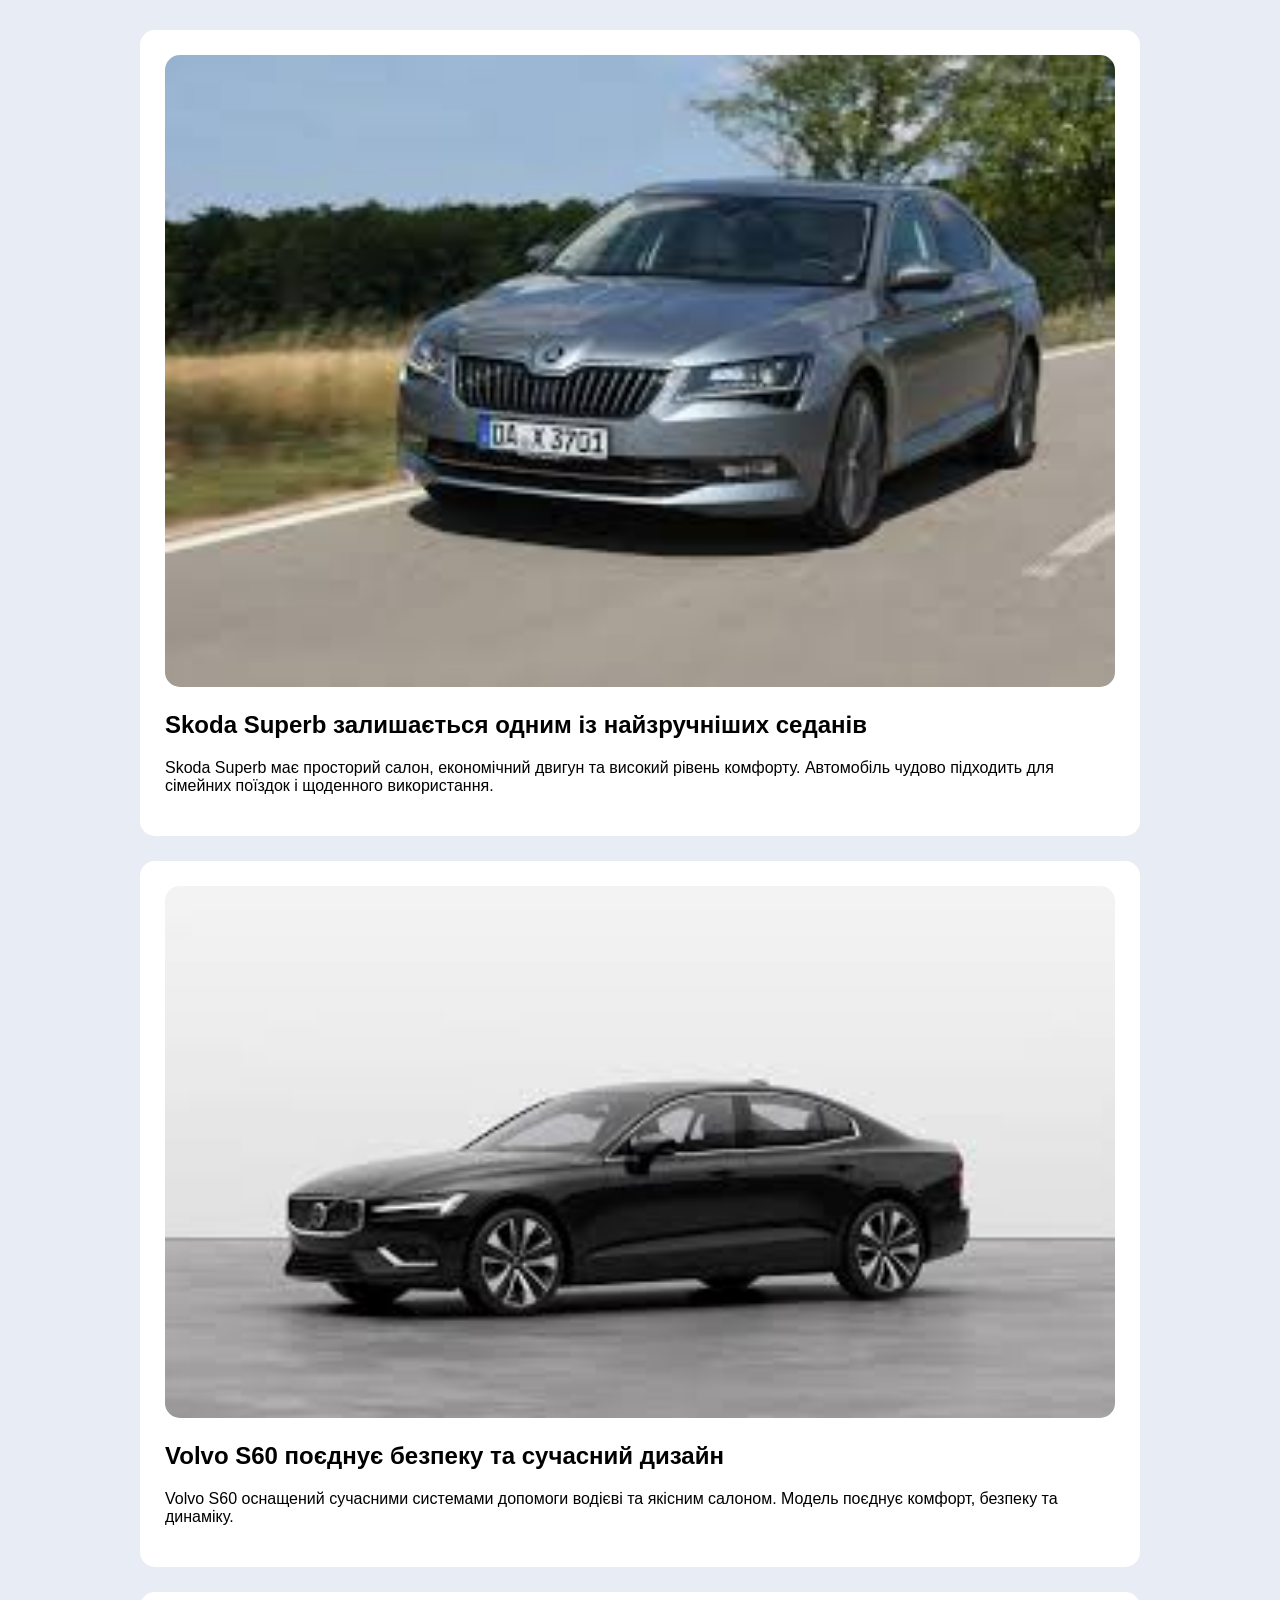
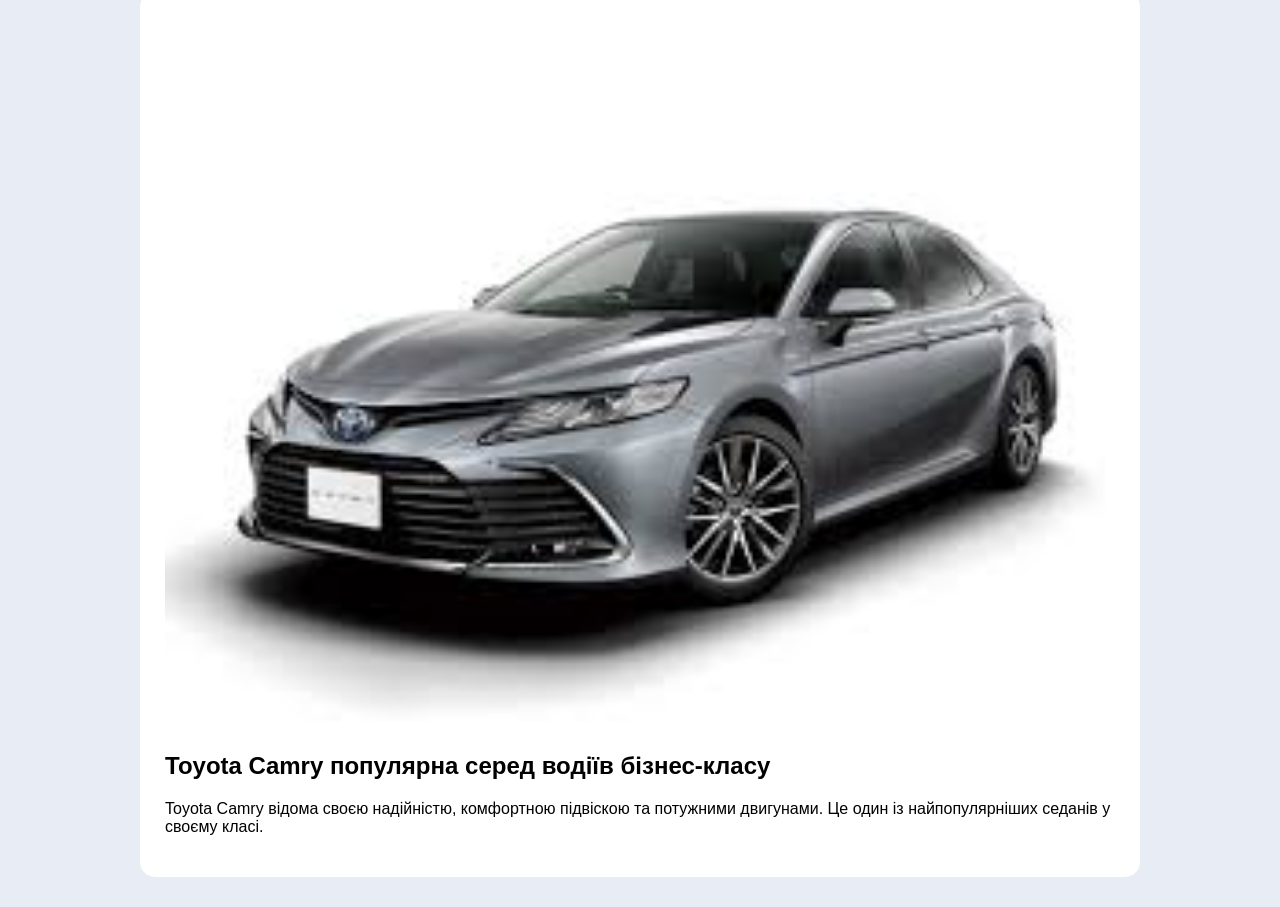
<file: ipz243_chyuyu/index.html>
<!DOCTYPE html>
<html lang="uk">
<head>
    <meta charset="UTF-8">
    <meta name="viewport" content="width=device-width, initial-scale=1.0">
    <title>Інформація про мої улбленні автомобілі</title>


    <link rel="stylesheet" href="style.css">
</head>
<body>
<section class="news-list">

    <article class="news-card">
        <img src="images/skoda.jpg" alt="Skoda Superb">
        <h2>Skoda Superb залишається одним із найзручніших седанів</h2>
        <p>
            Skoda Superb має просторий салон, економічний двигун та високий рівень комфорту.
            Автомобіль чудово підходить для сімейних поїздок і щоденного використання.
        </p>
    </article>

    <article class="news-card">
        <img src="images/volvo.jpg" alt="Volvo S60">
        <h2>Volvo S60 поєднує безпеку та сучасний дизайн</h2>
        <p>
            Volvo S60 оснащений сучасними системами допомоги водієві та якісним салоном.
            Модель поєднує комфорт, безпеку та динаміку.
        </p>
    </article>

    <article class="news-card">
        <img src="images/camry.jpg" alt="Toyota Camry">
        <h2>Toyota Camry популярна серед водіїв бізнес-класу</h2>
        <p>
            Toyota Camry відома своєю надійністю, комфортною підвіскою та потужними двигунами.
            Це один із найпопулярніших седанів у своєму класі.
        </p>
    </article>

</section>
</body>
</html>
</file>
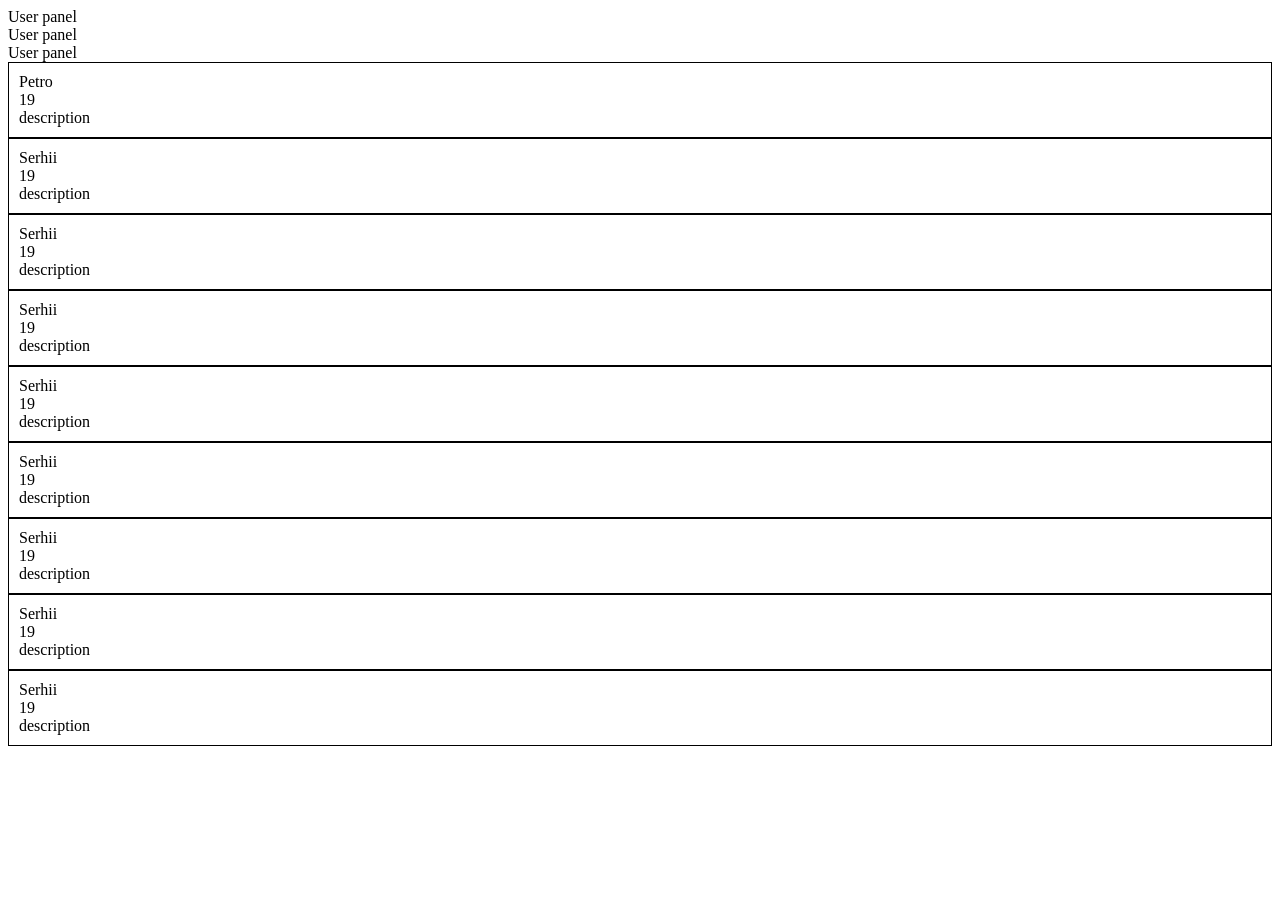
<file: jsdemo/index.html>
<!DOCTYPE html>
<html lang="en">
<head>
    <script defer src="js/main.js"></script>
    <script defer src="js/index.js"></script>
    <link rel="stylesheet" href="style.css" />
    <meta charset="UTF-8">
    <title>User panel</title>
</head>
<body>
    <div class="panel" id="one">
        <div class="header">
            <div class="title">User panel</div>
        </div>
    </div>
    <div class="panel">
        <div class="header">
            <div class="title">User panel</div>
        </div>
    </div>
    <div class="panel">
        <div class="header">
            <div class="title">User panel</div>
        </div>
    </div>
</body>
</html>
</file>
<file: ipz243_chyuyu/style.css>
body {
    margin: 0;
    font-family: Verdana, sans-serif;
    background: #e8edf5;
}

.news-list {
    max-width: 1000px;
    margin: 30px auto;
}

.news-card {
    background: white;
    padding: 25px;
    margin-bottom: 25px;
    border-radius: 15px;
}

.news-card img {
    width: 100%;
    border-radius: 15px;
}
</file>
<file: jsdemo/style.css>
div.user {
    border:1px solid black;
    padding:10px;
}
div.user div {
    cursor: pointer;
}
div.user.selected {
    background-color: greenyellow;
}
</file>
